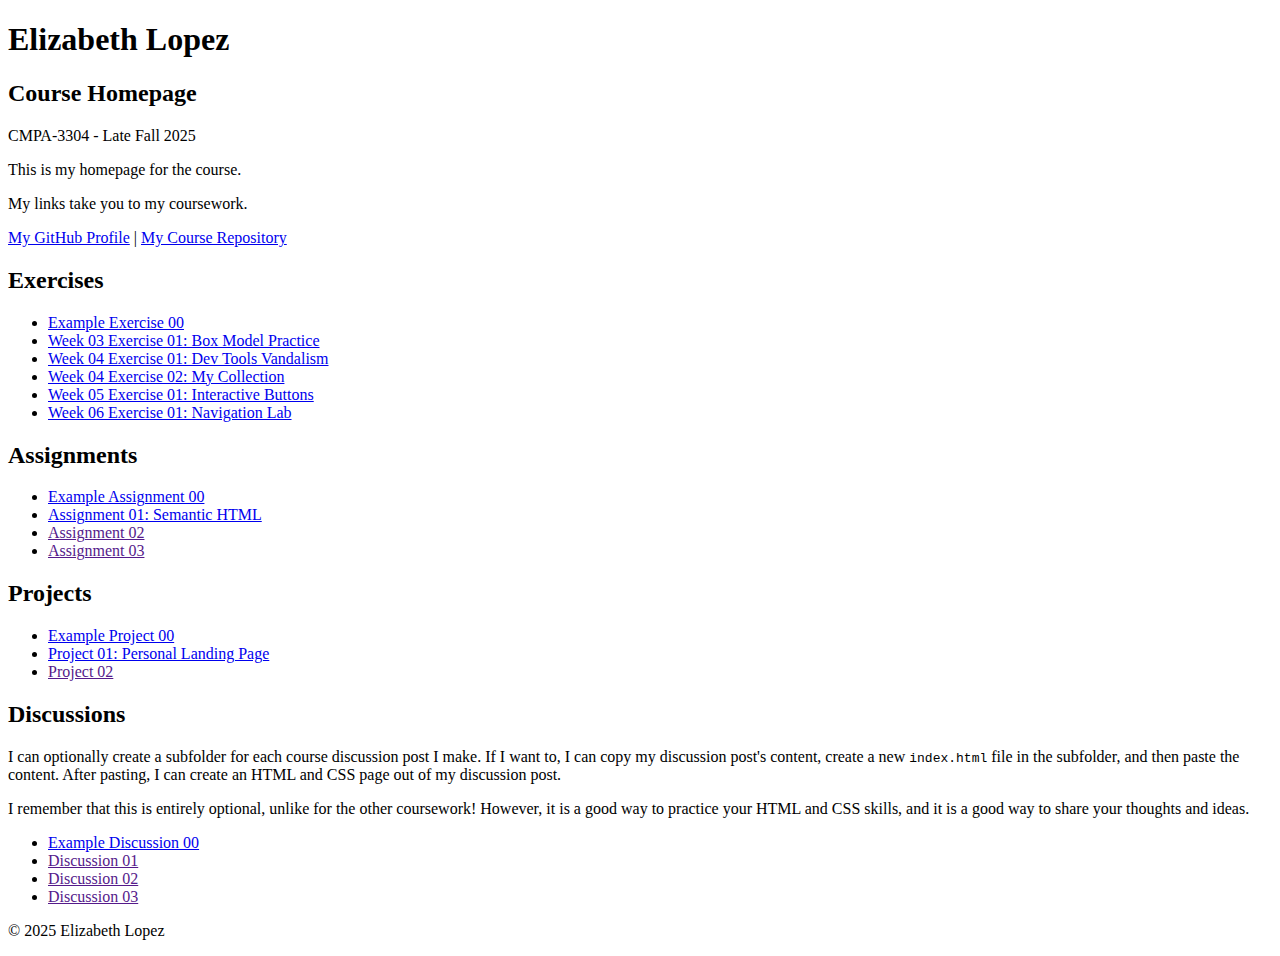
<file: index.html>
<!DOCTYPE html>

<!--

INSTRUCTIONS: HOW TO CHANGE THIS PAGE:

1. Change "Student Name" in the title above to your real name.

2. Change "Your Name" in the big heading below to your real name.

3. Change "your-username" to your real GitHub username in both links.

4. Change "your-repo-name" to the name of this repository.

5. Change "Course Name" to the name of your class.

6. Change "Semester Year" to match when you are taking this class.

7. Add links to your work:
    - Find the words that say "Exercise 01", "Assignment 01", etc.
    - Between the quote marks in href="", put the relative link to your work in the subfolder. You can simply link to the subfolder name. Take a look at the example folders and links to see how to do this.
    - For work not yet started/completed, you can leave the href="" blank until you are ready.
    - Change the words "Exercise 01" to match the name of the exercise. Do the same for assignments and projects. If you add your discussion posts, do the same for them.
    - Do this for each piece of work you finish.

8. You can add more links by copying a whole line like this:
    <li><a href="">New Work Name</a></li>
    Then paste it below the last one in that section.

9. Save your changes and push to GitHub when you are done. Remember you can use GitHub Desktop to help you with this.

Remember: During the course, if you want, you can style your homepage to introduce your own style and aesthetics. To start, keep this page simple and plain. This is just a template to get you started. Embrace the handcrafted approach to web design and development: change things to make them your own.

Remember: You must have a GitHub account, a new GitHub repository for this course, and this file (index.html) in that repository. 

Remember: You must create subfolders for each piece of coursework as the semester progresses.

-->

<html lang="en">
    <head>
        <meta charset="UTF-8" />
        <title>Course Homepage</title>
        <meta charset="UTF-8" />
        <meta name="viewport" content="width=device-width, initial-scale=1.0" />
        <title>Elizabeth Lopez - Course Homepage</title>
    </head>

    <body>
        <header>
            <h1>Elizabeth Lopez</h1>
            <h2>Course Homepage</h2>
            <p>CMPA-3304 - Late Fall 2025</p>
            <p>This is my homepage for the course.</p>
            <p>My links take you to my coursework.</p>
            <nav>
                <a href="https://github.com/Ellie-L25">My GitHub Profile</a>
                |
                <a href="https://github.com/Ellie-L25/course-portfolio-2025">
                    My Course Repository
                </a>
            </nav>
        </header>

        <main>
            <section>
                <h2>Exercises</h2>
                <ul>
                    <li>
                        <a href="example-exercise-00/">Example Exercise 00</a>
                    </li>
                    <li><a href="week-03-exercise-01/">Week 03 Exercise 01: Box Model Practice</a></li>
                    <li><a href="week-04-exercise-01/">Week 04 Exercise 01: Dev Tools Vandalism</a></li>
                    <li><a href="week-04-exercise-02/">Week 04 Exercise 02: My Collection</a></li>
                    <li><a href="week-05-exercise-01/">Week 05 Exercise 01: Interactive Buttons</a></li>
                    <li><a href="week-06-exercise-01/">Week 06 Exercise 01: Navigation Lab</a></li>
                </ul>
            </section>

            <section>
                <h2>Assignments</h2>
                <ul>
                    <li>
                        <a href="example-assignment-00/">
                            Example Assignment 00
                        </a>
                    </li>
                    <li><a href="assignment-01/index.html">Assignment 01: Semantic HTML</a></li>
                    <li><a href="">Assignment 02</a></li>
                    <li><a href="">Assignment 03</a></li>
                </ul>
            </section>

            <section>
                <h2>Projects</h2>
                <ul>
                    <li>
                        <a href="example-project-00/">Example Project 00</a>
                    </li>
                    <li><a href="project-01/">Project 01: Personal Landing Page</a></li>
                    <li><a href="">Project 02</a></li>
                </ul>
            </section>

            <section>
                <h2>Discussions</h2>
                <p>
                    I can optionally create a subfolder for each course
                    discussion post I make. If I want to, I can copy my
                    discussion post's content, create a new
                    <code>index.html</code>
                    file in the subfolder, and then paste the content. After
                    pasting, I can create an HTML and CSS page out of my
                    discussion post.
                </p>
                <p>
                    I remember that this is entirely optional, unlike for the
                    other coursework! However, it is a good way to practice your
                    HTML and CSS skills, and it is a good way to share your
                    thoughts and ideas.
                </p>
                <ul>
                    <li>
                        <a href="example-discussion-00/">
                            Example Discussion 00
                        </a>
                    </li>
                    <li><a href="">Discussion 01</a></li>
                    <li><a href="">Discussion 02</a></li>
                    <li><a href="">Discussion 03</a></li>
                </ul>
            </section>
        </main>

        <footer>
            <p>&copy; 2025 Elizabeth Lopez</p>
        </footer>
    </body>
</html>
</file>
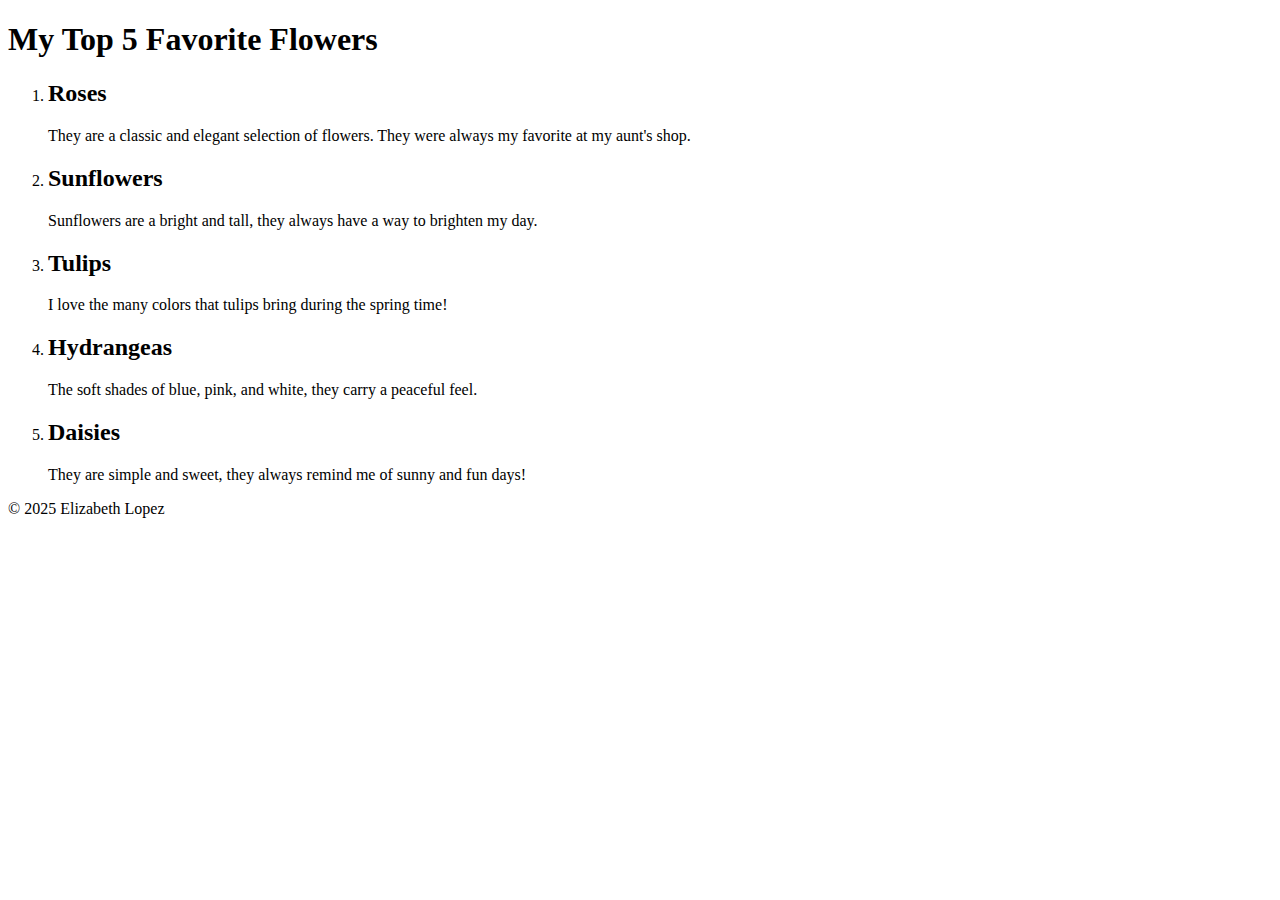
<file: assignment-01/index.html>
<!DOCTYPE html>
<html lang="en">
    <head>
        <meta charset="UTF-8" />
        <meta name="viewport" content="width=device-width, initial-scale=1.0" />
        <title>Assignment 01 - My Top 5 Favorite Flowers</title> 
    </head>
    <body>
        <Header>
            <h1>My Top 5 Favorite Flowers</h1>
        </Header>
        <main>
            <ol>
                <li>
                    <h2>Roses</h2>
                    <p>They are a classic and elegant selection of flowers. They were always my favorite at my aunt's shop.</p>
                </li>
                <li>
                    <h2>Sunflowers</h2>
                    <p>Sunflowers are a bright and tall, they always have a way to brighten my day.</p>
                </li>
                <li>
                    <h2>Tulips</h2>
                    <p>I love the many colors that tulips bring during the spring time!</p>
                </li>
                <li>
                    <h2>Hydrangeas</h2>
                    <p>The soft shades of blue, pink, and white, they carry a peaceful feel. </p>
                </li>
                <li>
                <h2>Daisies</h2>
                <p>They are simple and sweet, they always remind me of sunny and fun days!</p>
                </li>
            </ol>
        </main>
        <footer>
            <p>&copy; 2025 Elizabeth Lopez</p>
        </footer>
    </body>
</html>
</file>
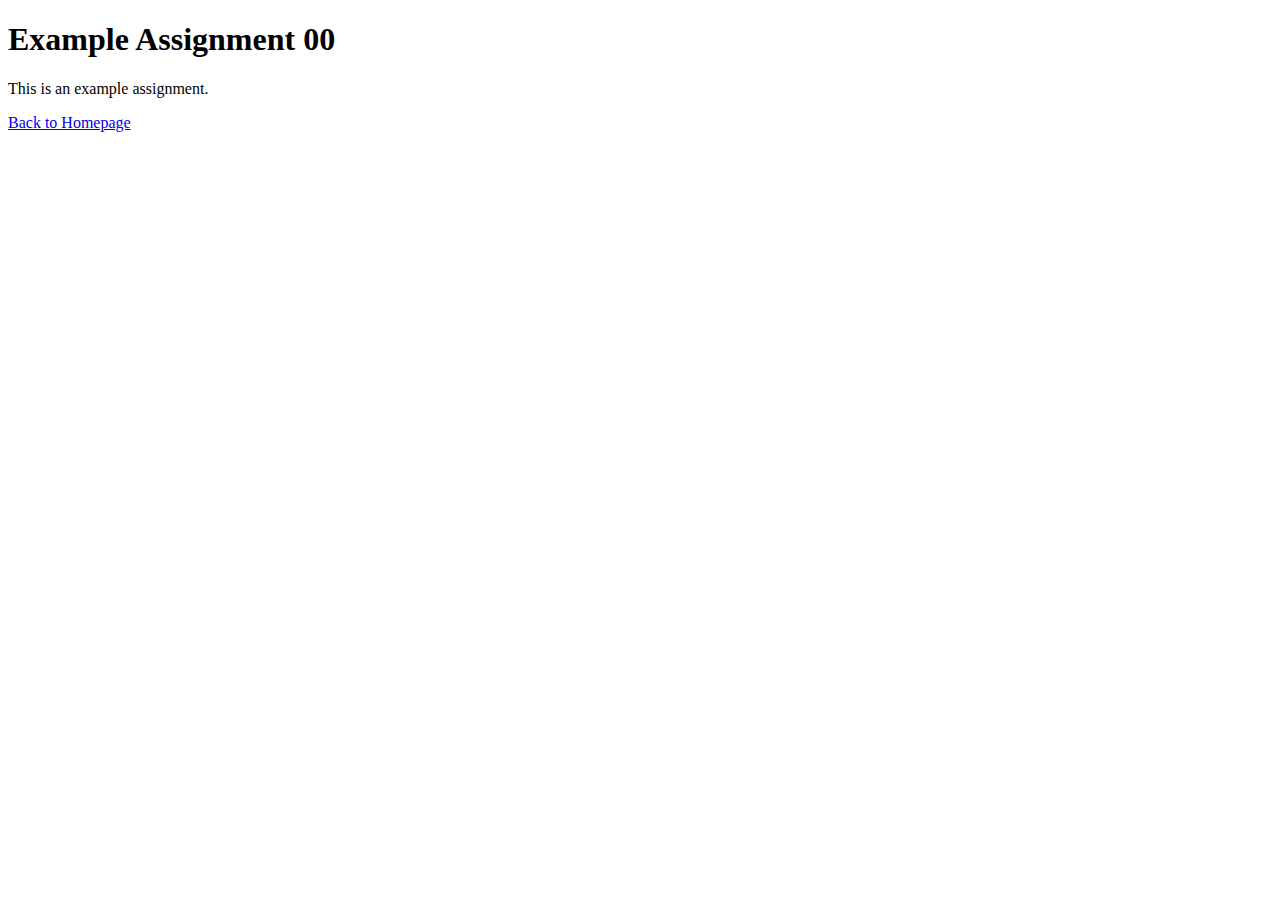
<file: example-assignment-00/index.html>
<!DOCTYPE html>
<html lang="en">
    <head>
        <meta charset="UTF-8" />
        <meta name="viewport" content="width=device-width, initial-scale=1.0" />
        <title>Example Assignment 00</title>
    </head>
    <body>
        <h1>Example Assignment 00</h1>
        <p>This is an example assignment.</p>
        <a href="../index.html">Back to Homepage</a>
    </body>
</html>
</file>
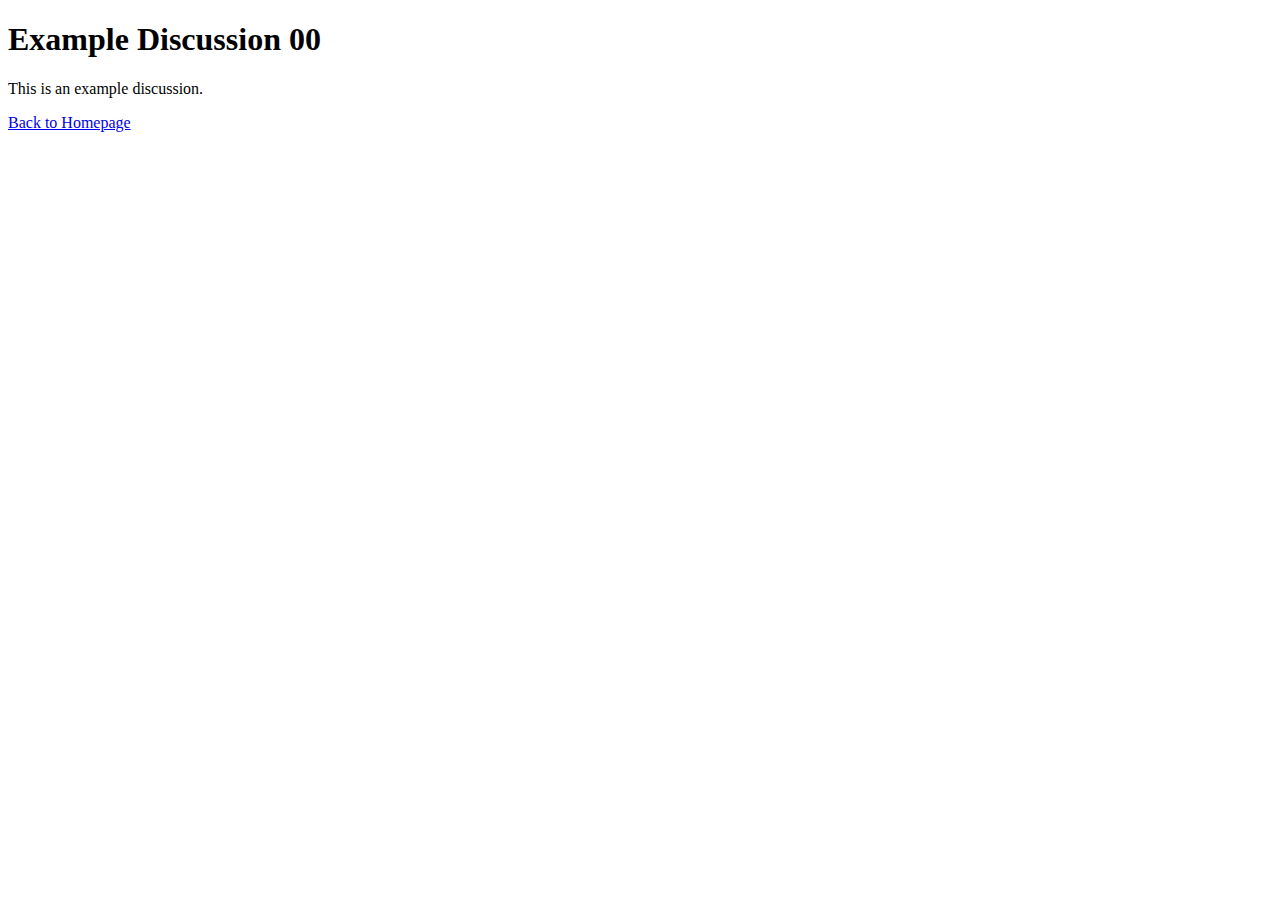
<file: example-discussion-00/index.html>
<!DOCTYPE html>
<html lang="en">
    <head>
        <meta charset="UTF-8" />
        <meta name="viewport" content="width=device-width, initial-scale=1.0" />
        <title>Example Discussion 00</title>
    </head>
    <body>
        <h1>Example Discussion 00</h1>
        <p>This is an example discussion.</p>
        <a href="../index.html">Back to Homepage</a>
    </body>
</html>
</file>
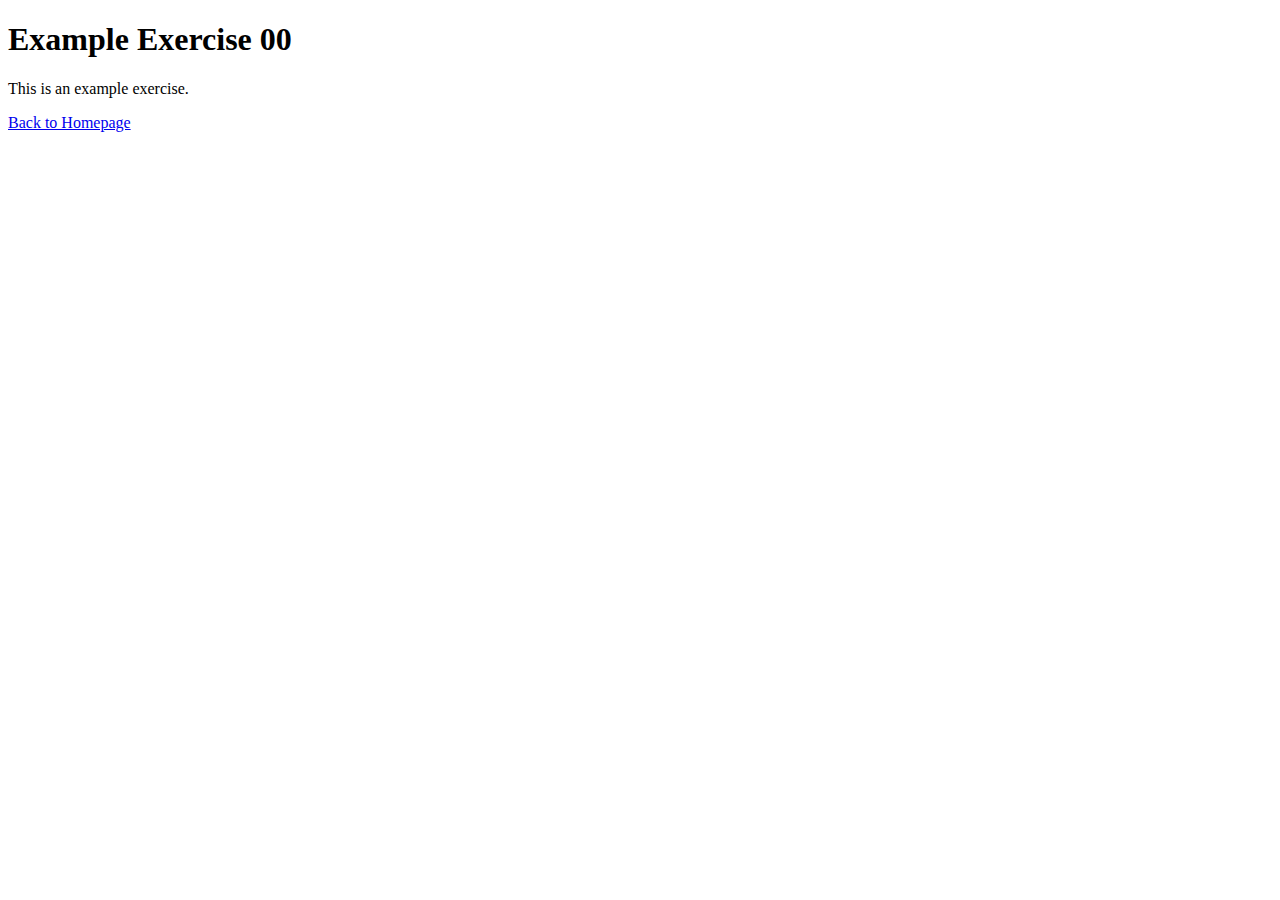
<file: example-exercise-00/index.html>
<!DOCTYPE html>
<html lang="en">
    <head>
        <meta charset="UTF-8" />
        <meta name="viewport" content="width=device-width, initial-scale=1.0" />
        <title>Example Exercise 00</title>
    </head>
    <body>
        <h1>Example Exercise 00</h1>
        <p>This is an example exercise.</p>
        <a href="../index.html">Back to Homepage</a>
    </body>
</html>
</file>
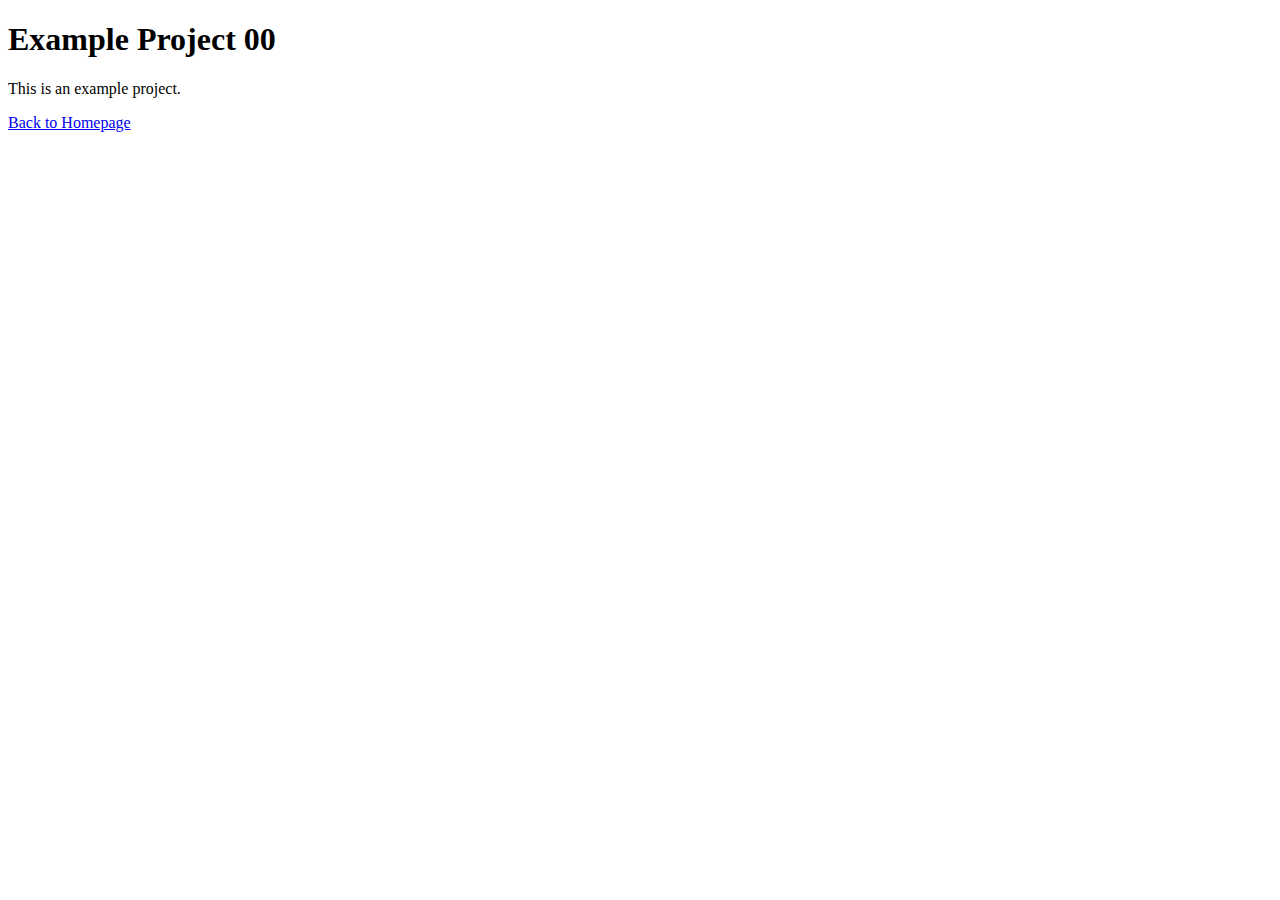
<file: example-project-00/index.html>
<!DOCTYPE html>
<html lang="en">
    <head>
        <meta charset="UTF-8" />
        <meta name="viewport" content="width=device-width, initial-scale=1.0" />
        <title>Example Project 00</title>
    </head>
    <body>
        <h1>Example Project 00</h1>
        <p>This is an example project.</p>
        <a href="../index.html">Back to Homepage</a>
    </body>
</html>
</file>
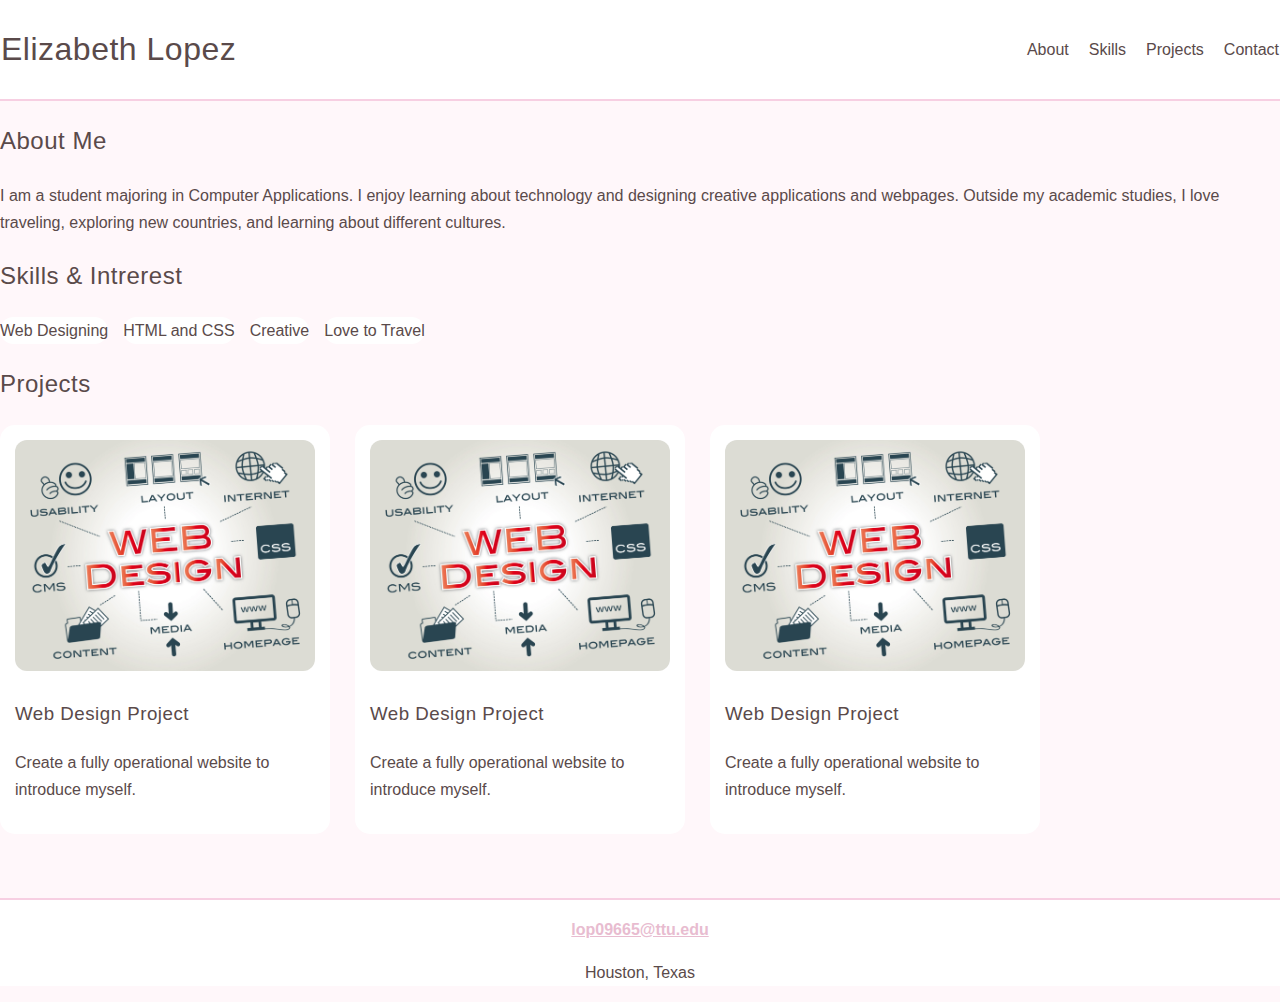
<file: project-01/index.html>
<!DOCTYPE html>
<html lang="en">

<head>
    <meta charset="UTF-8">
    <meta name="viewport" content="width=device-width, initial-scale=1.0">
    <title>Elizabeth Lopez</title>
    <link rel="stylesheet" href="./style.css">
</head>

<body>

    <header>
        <h1>Elizabeth Lopez</h1>
        <nav>
            <ul class="nav-links">
                <li><a href="#about"></a>About</a></li>
                <li><a href="#skills"></a>Skills</a></li>
                <li><a href="#projects"></a>Projects</a></li>
                <li><a href="#contact"></a>Contact</a></li>
            </ul>
        </nav>
    </header>

    <main>

        <section id="about" class="section">
            <h2>About Me</h2>
            <p>
                I am a student majoring in Computer Applications. I enjoy learning about technology 
                and designing creative applications and webpages. Outside my academic studies, I love traveling, 
                exploring new countries, and learning about different cultures.
            </p>
        </section>

        <section id="skills" class="section">
            <h2>Skills & Intrerest</h2>
            <div class="skills-container">
                <div class="skill-card">Web Designing</div>
                <div class="skill-card">HTML and CSS</div>
                <div class="skill-card">Creative</div>
                <div class="skill-card">Love to Travel</div>
            </div>
        </section>

        <section id="projects" class="section">
            <h2>Projects</h2>
            <div class="projects-container">

            <div class="project-card">
                <img src="web-design.jpg" alt="Project" />
                <h3>Web Design Project</h3>
                <p>Create a fully operational website to introduce myself.</p>
            </div>

             <div class="project-card">
                <img src="web-design.jpg" alt="Project" />
                <h3>Web Design Project</h3>
                <p>Create a fully operational website to introduce myself.</p>
            </div>

             <div class="project-card">
                <img src="web-design.jpg" alt="Project" />
                <h3>Web Design Project</h3>
                <p>Create a fully operational website to introduce myself.</p>
            </div>

            </div>
        </section>

    </main>

    <footer id="contact">
        <p><a href="mailto:lop09665@ttu.edu">lop09665@ttu.edu</a> </p>
        <p>Houston, Texas</p>
    </footer>

</body>
</html>
</file>
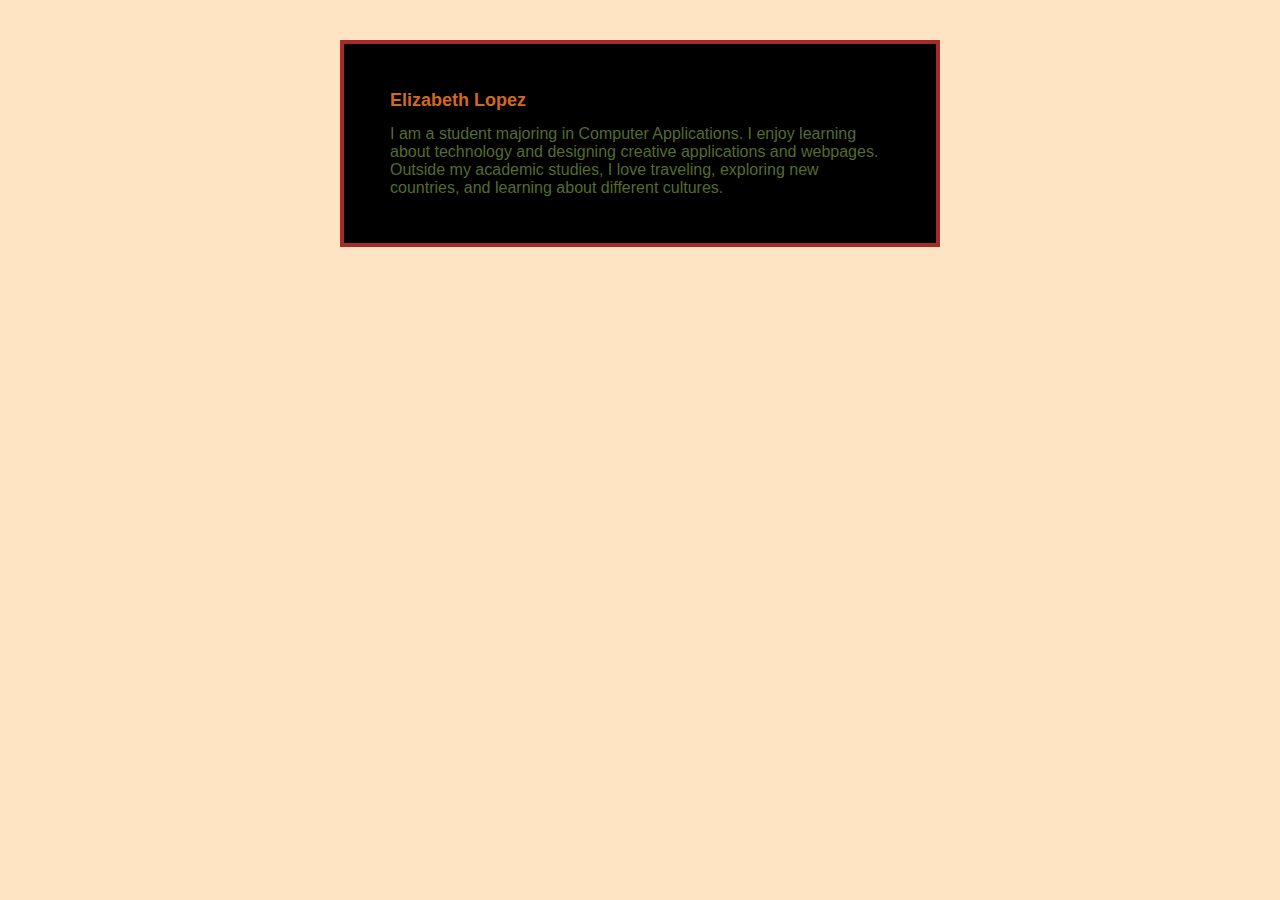
<file: week-03-exercise-01/index.html>
<!DOCTYPE html>
<html lang="en">
    <head>
        <meta charset="UTF-8" />
        <meta name="viewport" content="width=device-width, initial-scale=1.0" />
        <title>Elizabeth Lopez</title> 
        <link rel="stylesheet" href="style.css">
    </head>
    <body>
        <div class="card">
            <h1>Elizabeth Lopez</h1>
            <p>
                I am a student majoring in Computer Applications. I enjoy learning about technology and designing creative applications and webpages.
                Outside my academic studies, I love traveling, exploring new countries, and learning about different cultures. 
            </p>
        </div>
    </body>
</html>
</file>
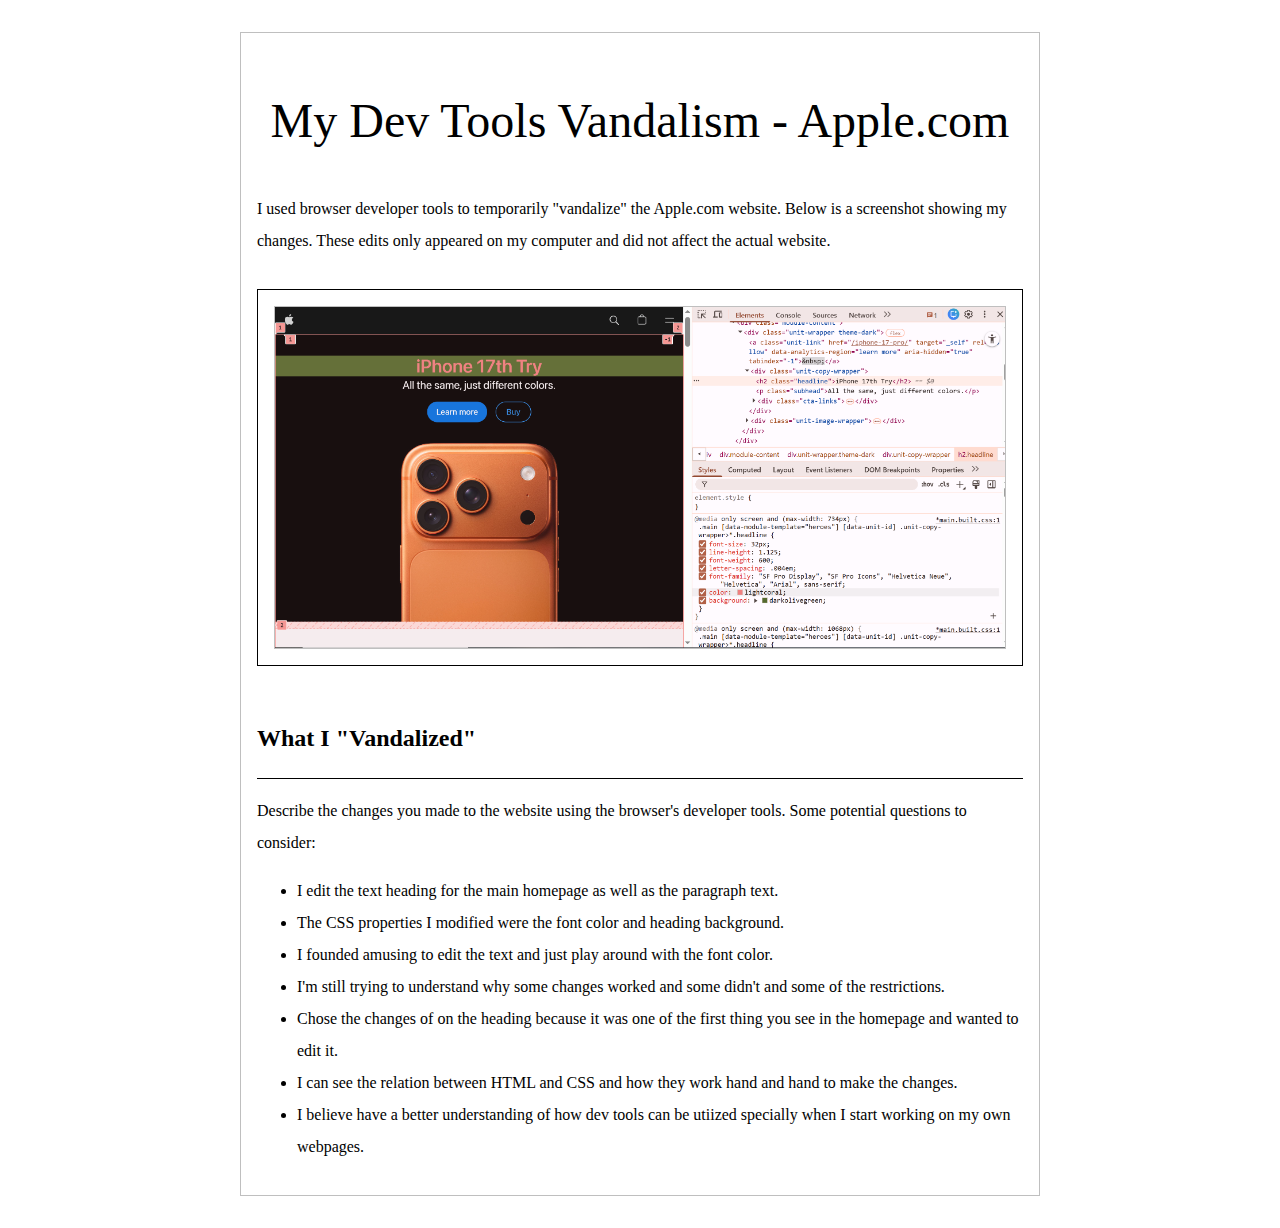
<file: week-04-exercise-01/index.html>
<!DOCTYPE html>
<html lang="en">

<head>
    <meta charset="UTF-8" />
    <meta name="viewport" content="width=device-width, initial-scale=1.0" />
    <title>Week 04 Exercise 01 - My Dev Tools Vandalism</title>
    <link rel="stylesheet" href="./style.css" />
</head>

<body>
    <main>
        <h1>My Dev Tools Vandalism - Apple.com</h1>
        <p>
            I used browser developer tools to temporarily "vandalize" the Apple.com
            website. Below is a screenshot showing my changes. These edits
            only appeared on my computer and did not affect the actual
            website.
        </p>
        <div class="screenshot-container">
            <!-- 
                IMPORTANT: Update the src attribute below to match your screenshot filename.
                Example: If your screenshot is named "apple-dot-com-but-with-papyrus-font.png", change the line to:
                src="./apple-dot-com-but-with-papyrus-font.png"
            -->
            <img src="./devtools-vandalism-screenshot.PNG" alt="Screenshot of the Apple webpage I vandalized" />
        </div>
        <h2>What I "Vandalized"</h2>
        <p>
            Describe the changes you made to the website using the browser's developer tools. Some potential questions
            to consider:
        <ul>
            <li>I edit the  text heading for the main homepage as well as the paragraph text.</li>
            <li>The CSS properties I modified were the font color and heading background.</li>
            <li>I founded amusing to edit the text and just play around with the font color.</li>
            <li>I'm still trying to understand why some changes worked and some didn't and some of the restrictions.</li>
            <li>Chose the changes of on the heading because it was one of the first thing you see in the homepage and wanted to edit it.</li>
            <li>I can see the relation between HTML and CSS and how they work hand and hand to make the changes.</li>
            <li>I believe have a better understanding of how dev tools can be utiized specially when I start working on my own webpages.</li>
        </ul>
        </p>
    </main>
</body>

</html>
</file>
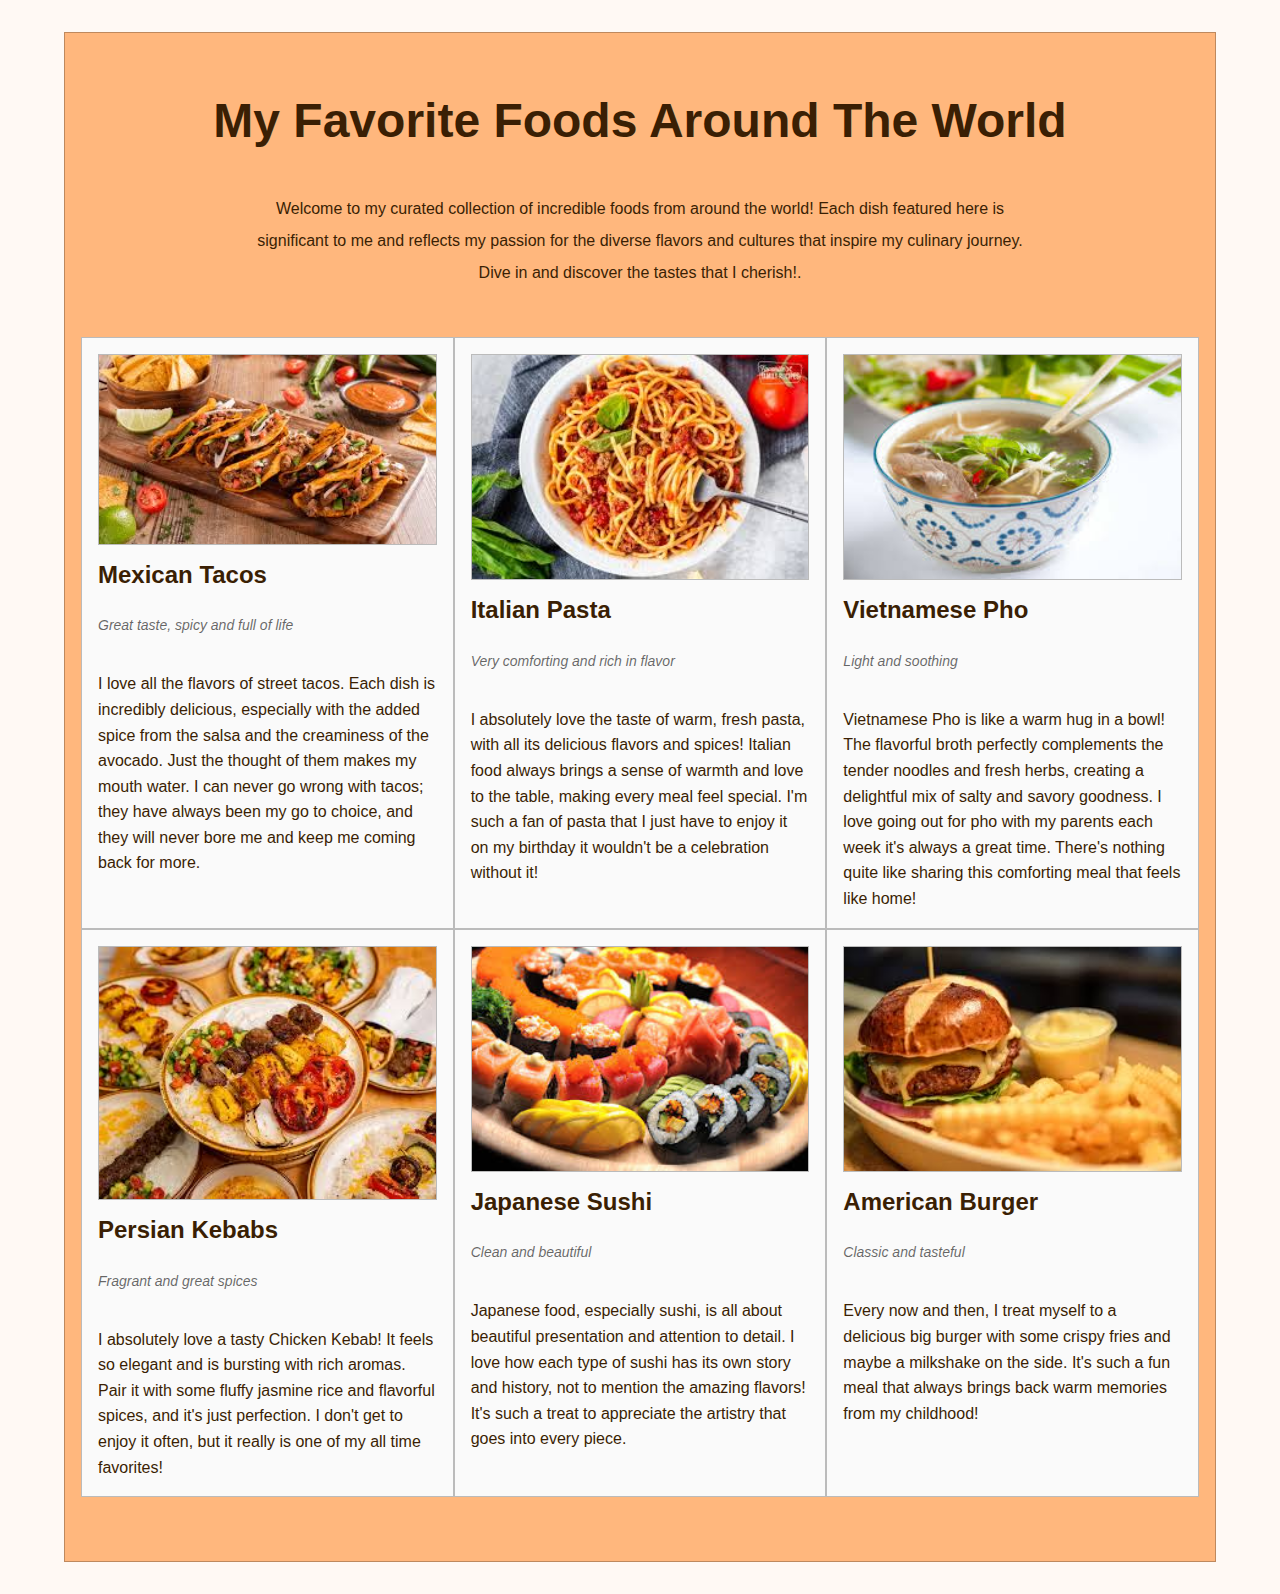
<file: week-04-exercise-02/index.html>
<!DOCTYPE html>
<html lang="en">

<head>
    <meta charset="UTF-8" />
    <meta name="viewport" content="width=device-width, initial-scale=1.0" />
    <title>Week 04 Exercise 02 - My Collection</title>
    <link rel="stylesheet" href="./style.css" />
</head>

<body>
    <main>
        <h1>My Favorite Foods Around The World</h1>
        <!-- 
            SAMPLE OVERVIEW TEXT
            Replace this entire paragraph with your own description.
            How do you think about your collection? Write that out here.
            P.S. Please use your own words. Be yourself.
        -->
        <p>
            Welcome to my curated collection of incredible foods from around the world! 
            Each dish featured here is significant to me and reflects my passion for the diverse flavors and cultures that inspire my culinary journey. 
            Dive in and discover the tastes that I cherish!.
        </p>

        <div class="collection-grid">

            <!-- 
                SAMPLE CARD 1
                Replace this entire card with your own item.
                Keep the same structure: image, title, details, description.
            -->
            <div class="collection-card">
                <img src="./mexican.jpg" alt="Mexican Tacos" />
                <h2>Mexican Tacos</h2>
                <p class="details">Great taste, spicy and full of life</p>
                <p class="description">
                    I love all the flavors of street tacos. Each dish is incredibly delicious, especially with the added spice from the salsa and the creaminess of the avocado. 
                    Just the thought of them makes my mouth water. I can never go wrong with tacos; they have always been my go to choice, and they will never bore me and keep me coming back for more. 
                </p>
            </div>

            <!-- 
                SAMPLE CARD 2
                Replace this entire card with your own item.
                Notice the structure is identical to Sample Card 1.
            -->
            <div class="collection-card">
                <img src="./italian.jpg" alt="Italian Pasta" />
                <h2>Italian Pasta</h2>
                <p class="details">Very comforting and rich in flavor</p>
                <p class="description">
                    I absolutely love the taste of warm, fresh pasta, with all its delicious flavors and spices! 
                    Italian food always brings a sense of warmth and love to the table, making every meal feel special. 
                    I'm such a fan of pasta that I just have to enjoy it on my birthday it wouldn't be a celebration without it!
                </p>
            </div>

            <!-- 
                PLACEHOLDER CARD 3
                Complete this card by adding your image, title, details, and description.
            -->
            <div class="collection-card">
                <img src="vietnamese.jpg" alt="Vietnamese Pho" />
                <h2>Vietnamese Pho</h2>
                <p class="details">Light and soothing</p>
                <p class="description">
                    Vietnamese Pho is like a warm hug in a bowl! The flavorful broth perfectly complements the tender noodles and fresh herbs, 
                    creating a delightful mix of salty and savory goodness. I love going out for pho with my parents each week it's always a great time. 
                    There's nothing quite like sharing this comforting meal that feels like home!
                </p>
            </div>

            <!-- 
                PLACEHOLDER CARD 4
                Complete this card by adding your image, title, details, and description.
            -->
            <div class="collection-card">
                <img src="persian.jpg" alt="Persian Kebabs" />
                <h2>Persian Kebabs</h2>
                <p class="details">Fragrant and great spices</p>
                <p class="description">
                    I absolutely love a tasty Chicken Kebab! It feels so elegant and is bursting with rich aromas. Pair it with some fluffy jasmine rice 
                    and flavorful spices, and it's just perfection. I don't get to enjoy it often, but it really is one of my all time favorites!
                </p>
            </div>

            <!-- 
                PLACEHOLDER CARD 5
                Complete this card by adding your image, title, details, and description.
            -->
            <div class="collection-card">
                <img src="japanese.jpg" alt="Japanese Sushi" />
                <h2>Japanese Sushi</h2>
                <p class="details">Clean and beautiful</p>
                <p class="description">
                    Japanese food, especially sushi, is all about beautiful presentation and attention to detail. I love how each type of sushi has its own story and history, 
                    not to mention the amazing flavors! It's such a treat to appreciate the artistry that goes into every piece.                
                </p>
            </div>

            <!-- 
                PLACEHOLDER CARD 6
                Complete this card by adding your image, title, details, and description.
            -->
            <div class="collection-card">
                <img src="american.jpg" alt="American Burger" />
                <h2>American Burger</h2>
                <p class="details">Classic and tasteful</p>
                <p class="description">
                    Every now and then, I treat myself to a delicious big burger with some crispy fries and maybe a milkshake on the side. 
                    It's such a fun meal that always brings back warm memories from my childhood!
                </p>
            </div>
        </div>
    </main>
</body>

</html>
</file>
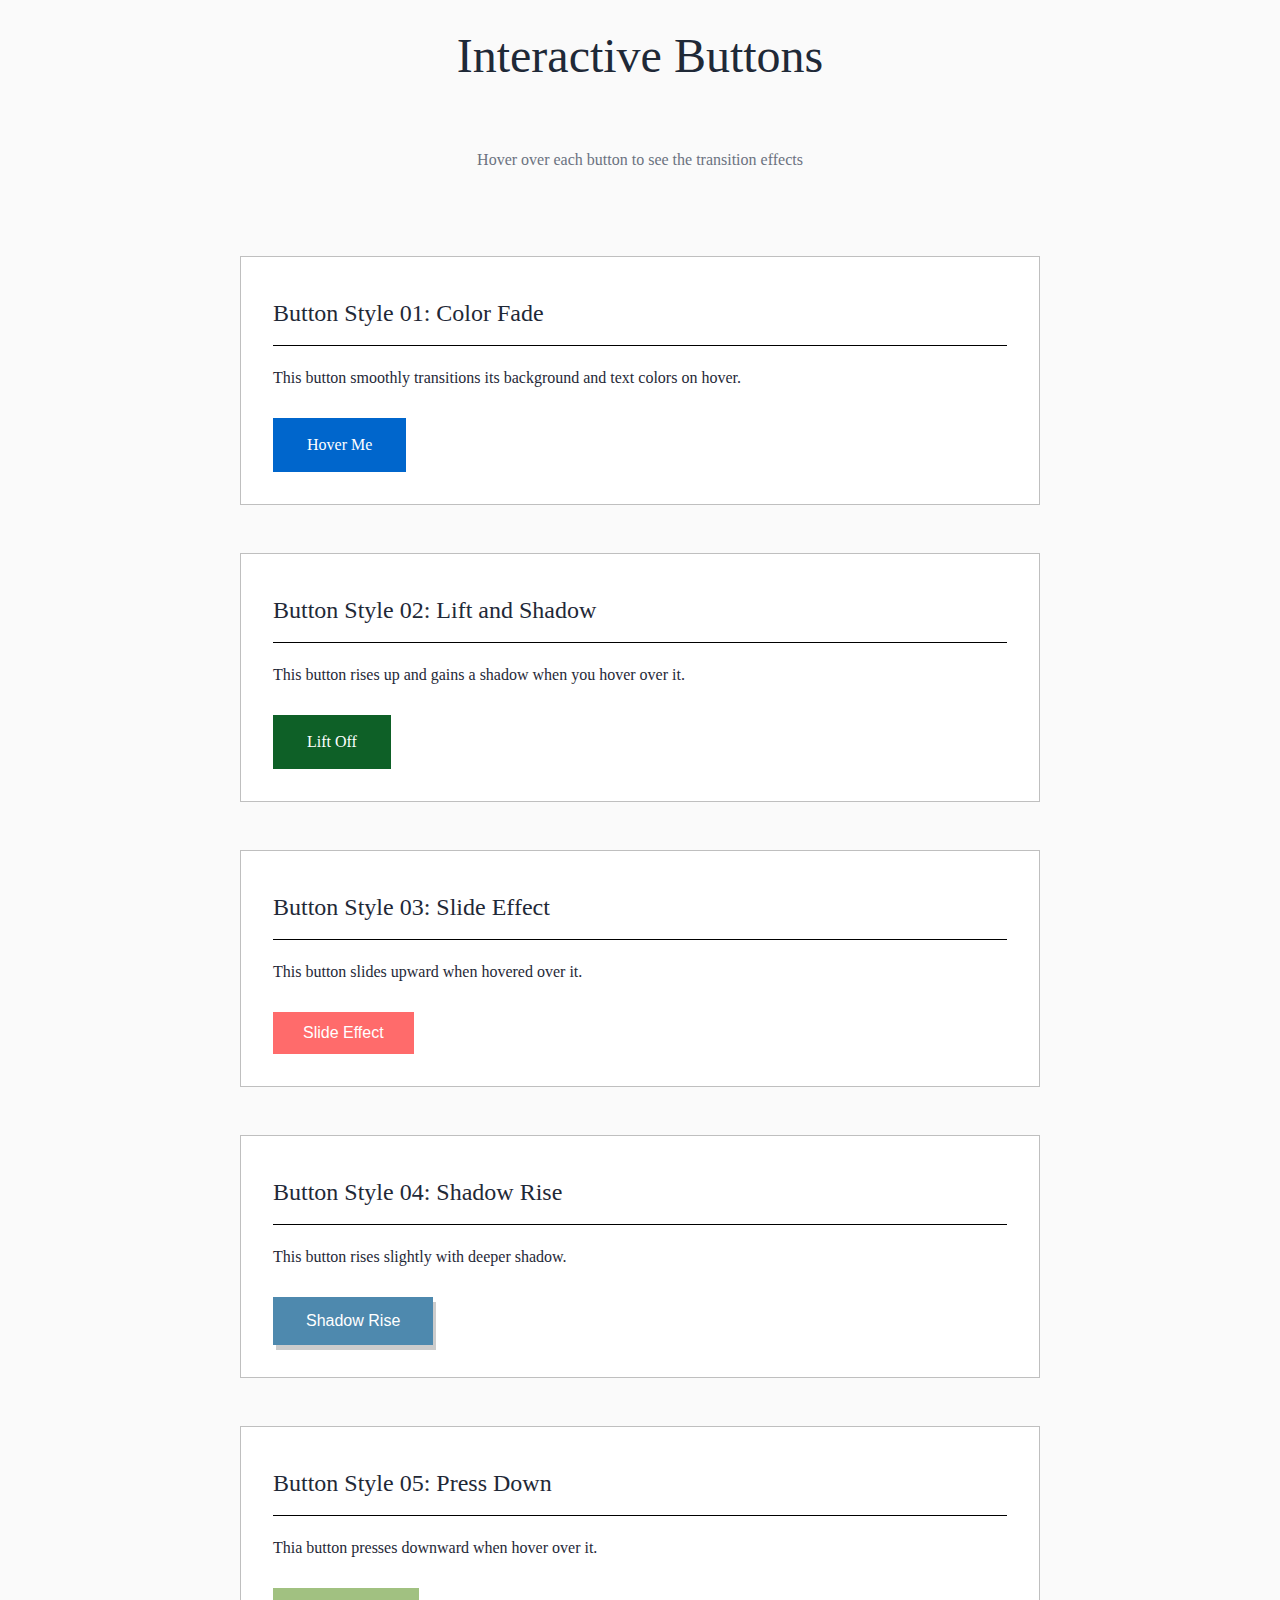
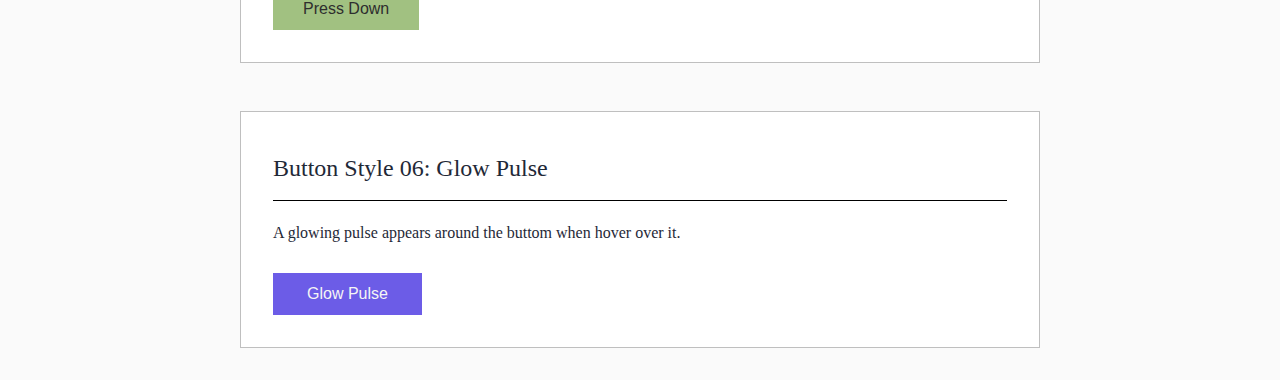
<file: week-05-exercise-01/index.html>
<!DOCTYPE html>
<html lang="en">

<head>
    <meta charset="UTF-8">
    <meta name="viewport" content="width=device-width, initial-scale=1.0">
    <title>Exercises Week 05 Exercise 01: Interactive Buttons</title>
    <link rel="stylesheet" href="./style.css">
</head>

<body>
    <div class="container">
        <h1>Interactive Buttons</h1>
        <p class="subtitle">Hover over each button to see the transition effects</p>

        <section class="button-section">
            <h2>Button Style 01: Color Fade</h2>
            <p>This button smoothly transitions its background and text colors on hover.</p>
            <button class="button-01">Hover Me</button>
        </section>


        <section class="button-section">
            <h2>Button Style 02: Lift and Shadow</h2>
            <p>This button rises up and gains a shadow when you hover over it.</p>
            <button class="button-02">Lift Off</button>
        </section>

        <section class="button-section">
            <h2>Button Style 03: Slide Effect</h2>
            <p>This button slides upward when hovered over it.</p>
            <button class="button-03">Slide Effect</button>
        </section>

        <section class="button-section">
            <h2>Button Style 04: Shadow Rise</h2>
            <p>This button rises slightly with deeper shadow.</p>
            <button class="button-04"> Shadow Rise</button>
        </section>

        <section class="button-section">
            <h2>Button Style 05: Press Down</h2>
            <p>Thia button presses downward when hover over it.</p>
            <button class="button-05"> Press Down</button>
        </section>

        <section class="button-section">
            <h2>Button Style 06: Glow Pulse</h2>
            <p>A glowing pulse appears around the buttom when hover over it.</p>
            <button class="button-06"> Glow Pulse</button>
        </section>
    </div>
</body>

</html>
</file>
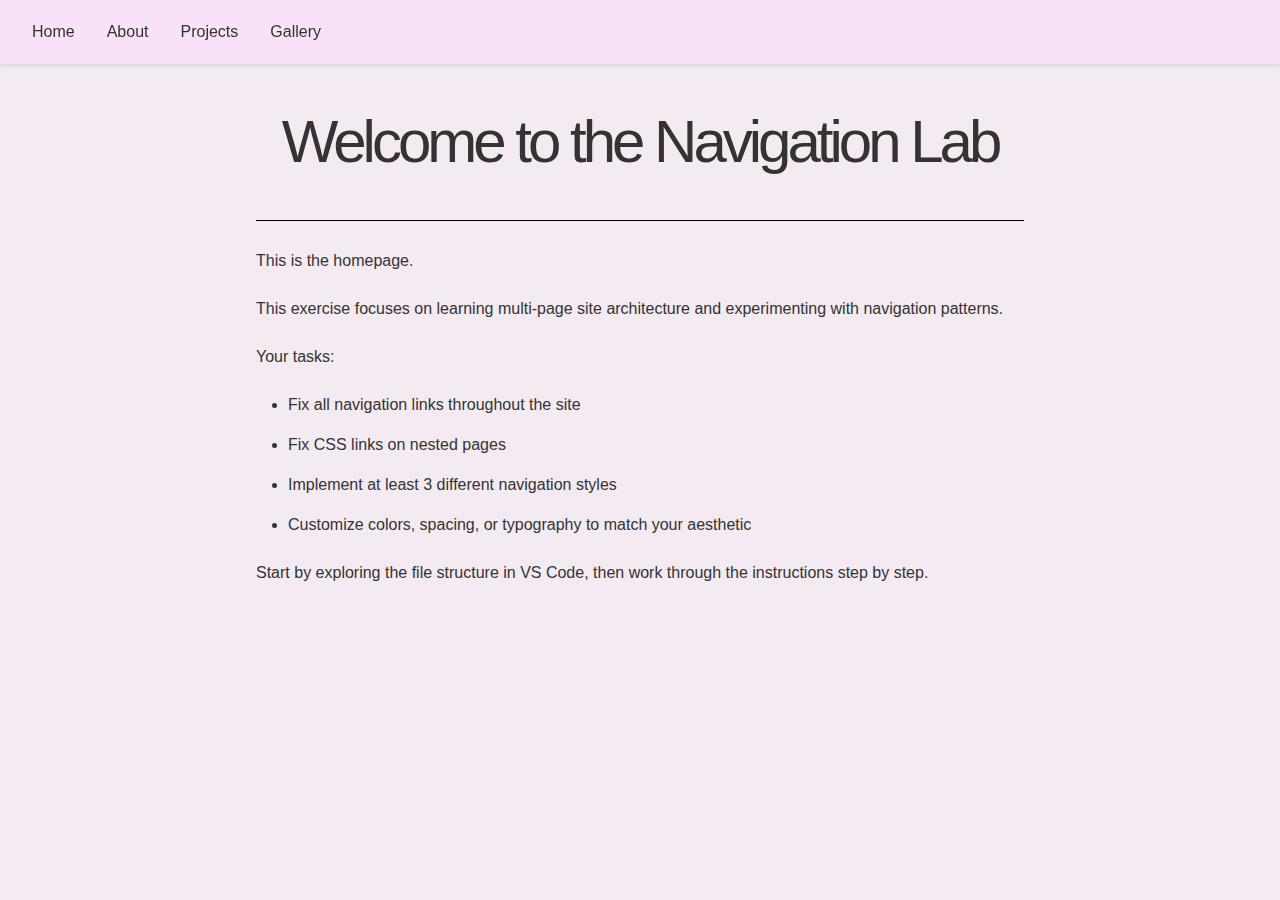
<file: week-06-exercise-01/index.html>
<!DOCTYPE html>
<html lang="en">

<head>
  <meta charset="UTF-8">
  <meta name="viewport" content="width=device-width, initial-scale=1.0">
  <title>Navigation Lab - Home</title>
  <link rel="stylesheet" href="css/style.css">
</head>

<body>

  <nav class="nav-horizontal">
    <ul>
      <li><a href="index.html">Home</a></li>
      <li><a href="about.html">About</a></li>
      <li><a href="projects/index.html">Projects</a></li>
      <li><a href="gallery/index.html">Gallery</a></li>
    </ul>
  </nav>

  <main>
    <h1>Welcome to the Navigation Lab</h1>

    <p>This is the homepage.</p>
    <p>This exercise focuses on learning multi-page site architecture and experimenting with navigation patterns.</p>

    <p>Your tasks:</p>
    <ul>
      <li>Fix all navigation links throughout the site</li>
      <li>Fix CSS links on nested pages</li>
      <li>Implement at least 3 different navigation styles</li>
      <li>Customize colors, spacing, or typography to match your aesthetic</li>
    </ul>

    <p>Start by exploring the file structure in VS Code, then work through the instructions step by step.</p>
  </main>

</body>

</html>
</file>
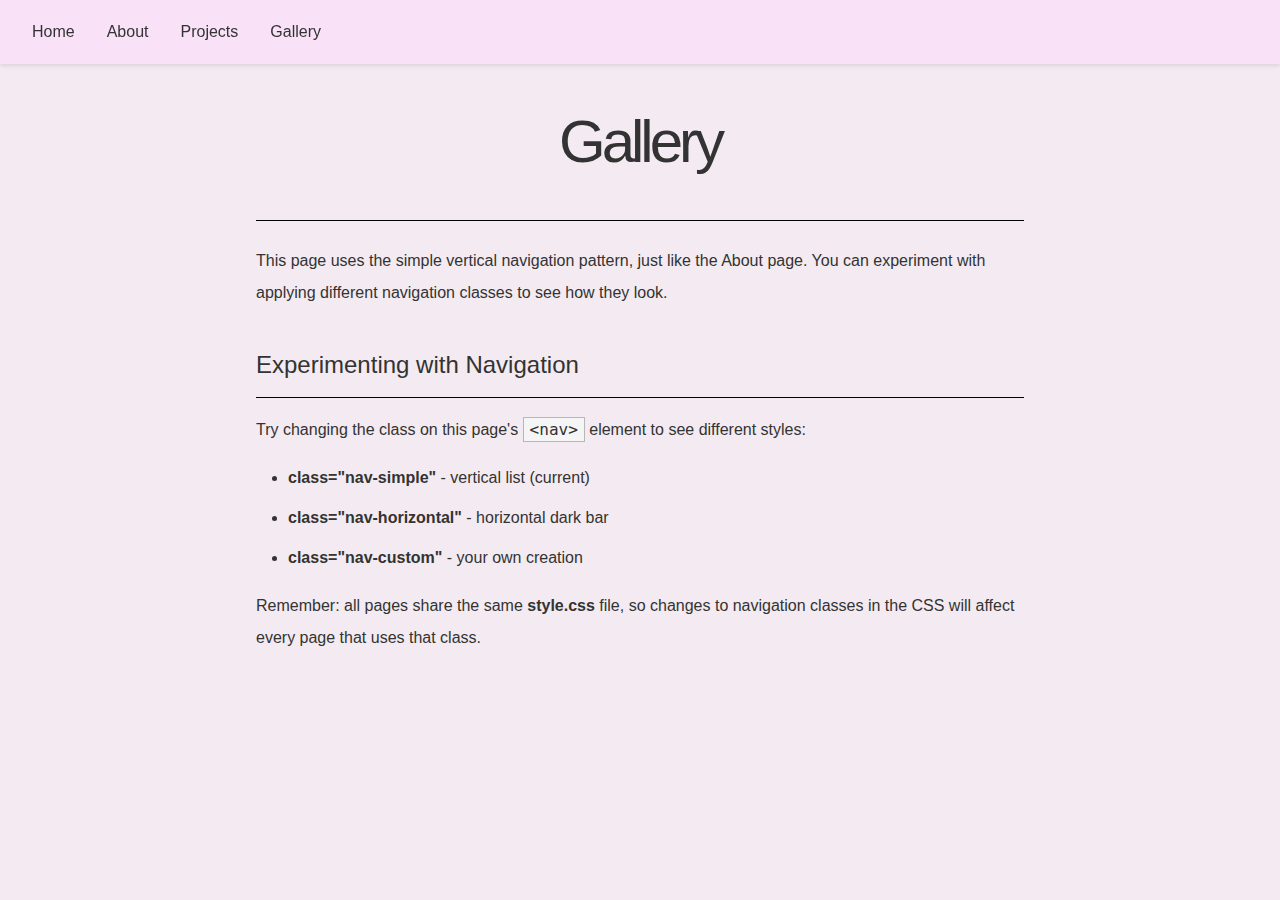
<file: week-06-exercise-01/gallery/index.html>
<!DOCTYPE html>
<html lang="en">

<head>
  <meta charset="UTF-8">
  <meta name="viewport" content="width=device-width, initial-scale=1.0">
  <title>Navigation Lab - Gallery</title>
  <link rel="stylesheet" href="../css/style.css">
</head>

<body>

  <nav class="nav-horizontal">
    <ul>
      <li><a href="../index.html">Home</a></li>
      <li><a href="../about.html">About</a></li>
      <li><a href="../projects/index.html">Projects</a></li>
      <li><a href="index.html">Gallery</a></li>
    </ul>
  </nav>

  <main>
    <h1>Gallery</h1>

    <p>This page uses the simple vertical navigation pattern, just like the About page. You can experiment with applying
      different navigation classes to see how they look.</p>

    <h2>Experimenting with Navigation</h2>

    <p>Try changing the class on this page's <code>&lt;nav&gt;</code> element to see different styles:</p>

    <ul>
      <li><strong>class="nav-simple"</strong> - vertical list (current)</li>
      <li><strong>class="nav-horizontal"</strong> - horizontal dark bar</li>
      <li><strong>class="nav-custom"</strong> - your own creation</li>
    </ul>

    <p>Remember: all pages share the same <strong>style.css</strong> file, so changes to navigation classes in the CSS
      will affect every page that uses that class.</p>
  </main>

</body>

</html>
</file>
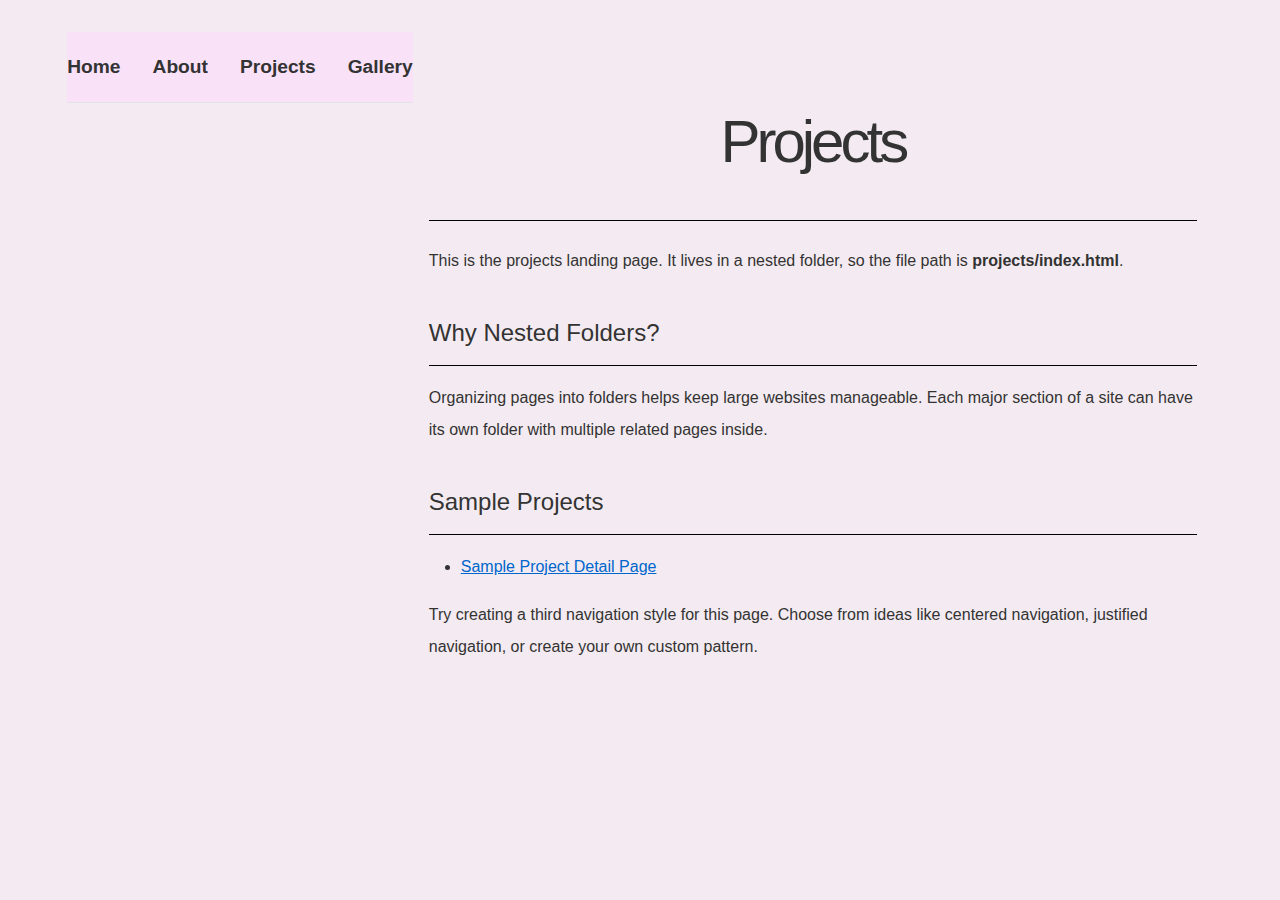
<file: week-06-exercise-01/projects/index.html>
<!DOCTYPE html>
<html lang="en">

<head>
  <meta charset="UTF-8">
  <meta name="viewport" content="width=device-width, initial-scale=1.0">
  <title>Navigation Lab - Projects</title>
  <link rel="stylesheet" href="../css/style.css">
</head>

<body>

  <nav class="nav-custom">
    <ul>
      <li><a href="../index.html">Home</a></li>
      <li><a href="../about.html">About</a></li>
      <li><a href="index.html">Projects</a></li>
      <li><a href="../gallery/index.html">Gallery</a></li>
    </ul>
  </nav>

  <main>
    <h1>Projects</h1>

    <p>This is the projects landing page. It lives in a nested folder, so the file path is
      <strong>projects/index.html</strong>.
    </p>

    <h2>Why Nested Folders?</h2>

    <p>Organizing pages into folders helps keep large websites manageable. Each major section of a site can have its own
      folder with multiple related pages inside.</p>

    <h2>Sample Projects</h2>

    <ul>
      <li><a href="project-detail.html">Sample Project Detail Page</a></li>
    </ul>

    <p>Try creating a third navigation style for this page. Choose from ideas like centered navigation, justified
      navigation, or create your own custom pattern.</p>
  </main>

</body>

</html>
</file>
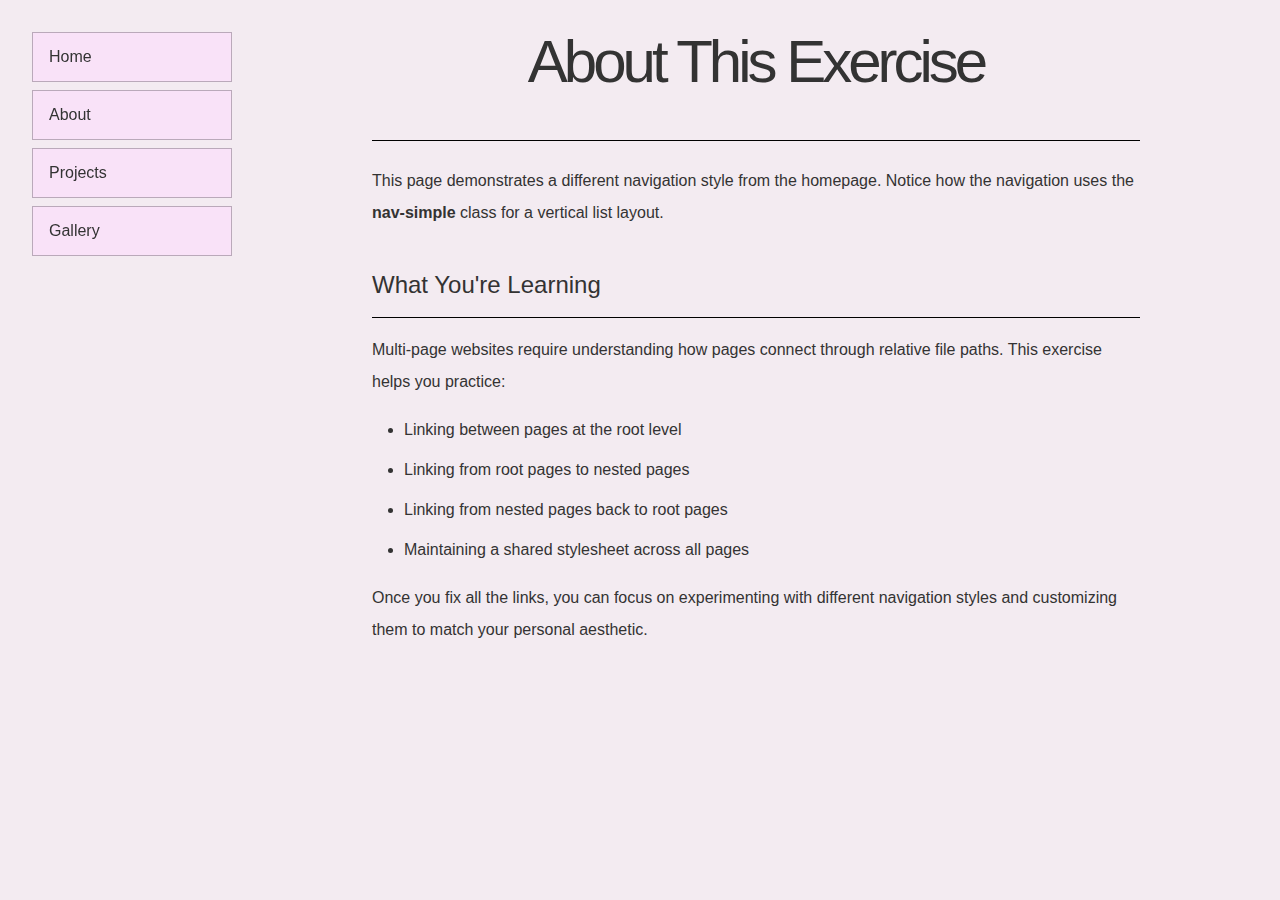
<file: week-06-exercise-01/about.html>
<!DOCTYPE html>
<html lang="en">

<head>
  <meta charset="UTF-8">
  <meta name="viewport" content="width=device-width, initial-scale=1.0">
  <title>Navigation Lab - About</title>
  <link rel="stylesheet" href="css/style.css">
</head>

<body>

  <nav class="nav-simple">
    <ul>
      <li><a href="index.html">Home</a></li>
      <li><a href="about.html">About</a></li>
      <li><a href="projects/index.html">Projects</a></li>
      <li><a href="gallery/index.html">Gallery</a></li>
    </ul>
  </nav>

  <main>
    <h1>About This Exercise</h1>

    <p>This page demonstrates a different navigation style from the homepage. Notice how the navigation uses the
      <strong>nav-simple</strong> class for a vertical list layout.
    </p>

    <h2>What You're Learning</h2>

    <p>Multi-page websites require understanding how pages connect through relative file paths. This exercise helps you
      practice:</p>

    <ul>
      <li>Linking between pages at the root level</li>
      <li>Linking from root pages to nested pages</li>
      <li>Linking from nested pages back to root pages</li>
      <li>Maintaining a shared stylesheet across all pages</li>
    </ul>

    <p>Once you fix all the links, you can focus on experimenting with different navigation styles and customizing them
      to match your personal aesthetic.</p>
  </main>

</body>

</html>
</file>
<file: project-01/style.css>
body {
    margin: 0;
    font-family: 'Segoe UI', Tahoma, Geneva, Verdana, sans-serif;
    background: #fff7fa;
    color: #5a4a4a;
    line-height: 1.7;
}

h1, h2, h3{
    font-weight: 500;
    letter-spacing: 0.5px;
}

header {
padding: 1px;    
background: #ffffff;
border-bottom: 2px solid #f7cfe2;
display: flex;
justify-content: space-between;
align-items: center;
}

.nav-links {
    list-style:none;
    display: flex;
    gap: 20px;
}

.nav-links a {
    text-decoration: none;
    color: #5a4a4a;
    font-size: 1rem;
    transition: 0.3s ease-in;
    padding-bottom: 3px;
}

.nav-links a:hover {
    color: #e8bcd0;
    border-bottom: 2px #e8bcd0;
}

.section {
    padding: 0;
}

.skills-container {
    display: flex;
    flex-wrap: wrap;
    gap: 15px;
}

.skill-card {
    background: #ffffff;
    padding: 1;
    border-radius: 15px;
    box-shadow: 12px rgba(0, 0, 0, .08);
    transition: 0.3s ease;
}

.skill-card:hover {
    transform: translateY(-5px);
    background: #f7cfe2;
}

.projects-container {
    display: flex;
    flex-wrap: wrap;
    gap: 25px;
}

.project-card {
    background: #ffffff;
    width: 300px;
    border-radius: 15px;
    box-shadow: 12px rgba(0, 0, 0, .08);
    transition: .5 ease;
    padding: 15px;
}

.project-card:hover {
    transform: translateY(-8px);
    box-shadow: 12px rgba(0, 0, 0, .08);
}

.project-card img {
    width: 100%;
    border-radius: 12px;
}

footer {
    background:#ffffff;
    text-align: center;
    border-top: 2px solid #f7cfe2;
    padding: auto;
    margin-top: 4rem;
}

footer a {
    color: #e8bcd0;
    font-weight: bold;
    transition: opacity 0.3 ease-in-out;
}

footer a:hover {
    opacity: 0.7;
}

@media (max-width:700px) {
    header {
        flex-direction: column;
    }
    .projects-container {
        flex-direction: column;
        align-items: center;
        justify-content: space-evenly;
    }
}
</file>
<file: week-03-exercise-01/style.css>
* {box-sizing: border-box;}
body {
    font-family: Arial, Helvetica, sans-serif;
    background-color: bisque;
    margin: 40px;
    padding: auto;
}

.card {
    max-width: 600px;
    margin: 0 auto;
    padding: 32px;
    background-color: black;
    border: 4px solid brown;
}
.card h1 {
    color: chocolate;
    font-size: large;
    font-weight: bolder;
    margin: 14px;
}
.card p {
    color: darkolivegreen;
    font-size: medium;
    margin: 14px;
}
</file>
<file: week-04-exercise-01/style.css>
* {
    box-sizing: border-box;
}

html,
body {
    min-height: 100vh;
    margin: 0;
}

body {
    font-family: "Times New Roman", serif;
    line-height: 2;
    display: flex;
    justify-content: center;
    align-items: flex-start;
    padding: 32px 0;
}

main {
    max-width: 800px;
    width: 90%;
    padding: 16px;
    border: 1px solid rgba(0, 0, 0, 0.25);
}

h1 {
    font-weight: normal;
    font-size: 48px;
    line-height: 1em;
    margin-top: 48px;
    margin-bottom: 48px;
    text-align: center;
}

h2 {
    font-size: 24px;
    margin-top: 48px;
    margin-bottom: 16px;
    border-bottom: 1px solid rgba(0, 0, 0, 1);
    padding-bottom: 16px;
}

p {
    margin-bottom: 16px;
}

.screenshot-container {
    margin: 32px 0;
    padding: 16px;
    border: 1px solid rgba(0, 0, 0, 1);
    text-align: center;
}

.screenshot-container img {
    max-width: 100%;
    height: auto;
    display: block;
    margin: 0 auto;
    border: 1px solid rgba(0, 0, 0, 0.25);
}
</file>
<file: week-04-exercise-02/style.css>
* {
    box-sizing: border-box;
}

html,
body {
    min-height: 100vh;
    margin: 0;
    padding: 0;

}

body {
    line-height: 2;
    display: flex;
    justify-content: center;
    align-items: flex-start;
    padding: 32px 0;
    font-family: 'Segoe UI', Tahoma, Geneva, Verdana, sans-serif;
    background-color: #fff9f4;
    color: #3a1f04;
}

main {
    max-width: 1200px;
    width: 90%;
    padding: 16px;
    border: 1px solid rgba(0, 0, 0, 0.25);
    background-color: #ffb77d;
}

h1 {
    font-weight: normal;
    font-size: 48px;
    line-height: 1em;
    margin-top: 48px;
    margin-bottom: 48px;
    text-align: center;
    font-weight: bolder;
}

main>p {
    margin-bottom: 32px;
    text-align: center;
    max-width: 800px;
    margin-left: auto;
    margin-right: auto;
}

.collection-grid {
    margin: 48px 0;
    display: flex;
    flex-wrap: wrap;
    justify-content: center;

}

.collection-card {
    border: 1px solid rgba(0, 0, 0, 0.25);
    background-color: #fafafa;
    flex: 300px;
    padding: 16px;
    display: flex;
    flex-direction: column;
}

.collection-card img {
    width: 100%;
    height: auto;
    display: block;
    border: 1px solid rgba(0, 0, 0, 0.25);
    margin-bottom: 16px;
}

.collection-card h2 {
    font-size: 24px;
    font-weight: bold;
    margin-top: 0;
    margin-bottom: 8px;
    line-height: 1.2;
}

.collection-card .details {
    font-size: 14px;
    color: rgba(0, 0, 0, 0.6);
    margin-bottom: 16px;
    font-style: italic;
}

.collection-card .description {
    font-size: 16px;
    margin-bottom: 0;
    line-height: 1.6;
}

@media (width >= 480px) {
    .collection-card {
    flex-basis: 45%;
}
}

@media (width >= 1024px) {
    .collection-card {
    flex-basis: 30%;
}
}
</file>
<file: week-05-exercise-01/style.css>
* {
    margin: 0;
    padding: 0;
    box-sizing: border-box;
}

body {
    font-family: "Times New Roman", serif;
    line-height: 2;
    background-color: #fafafa;
    color: #1F2937;
    padding: 32px 16px;
}

.container {
    max-width: 800px;
    margin: 0 auto;
    display: flex;
    flex-direction: column;
    gap: 48px;
}

h1 {
    font-size: 48px;
    line-height: 1em;
    font-weight: normal;
    text-align: center;
    margin-bottom: 16px;
}

.subtitle {
    text-align: center;
    font-size: 16px;
    color: #6B7280;
    margin-bottom: 32px;
}

h2 {
    font-size: 24px;
    font-weight: normal;
    border-bottom: 1px solid rgba(0, 0, 0, 1);
    padding-bottom: 8px;
    margin-bottom: 16px;
}

.button-section {
    padding: 32px;
    background-color: #ffffff;
    border: 1px solid rgba(0, 0, 0, 0.25);
}

.button-section p {
    font-size: 16px;
    margin-bottom: 24px;
}

button {
    font-family: "Times New Roman", serif;
    font-size: 16px;
    cursor: pointer;
    border-radius: 0;
}

.button-01 {
    background-color: #0066CC;
    color: #ffffff;
    padding: 16px 32px;
    border: 2px solid #0066CC;
    transition: background-color 0.3s ease, color 0.3s ease, border-color 0.3s ease;
}

.button-01:hover {
    background-color: #ffffff;
    color: #0066CC;
    border-color: #0066CC;
}

.button-02 {
    background-color: #0e6027;
    color: #ffffff;
    padding: 16px 32px;
    border: 2px solid #0e6027;
    transition: transform 0.3s ease, box-shadow 0.3s ease;
}

.button-02:hover {
    transform: translateY(-4px);
    box-shadow: 0 8px 16px rgba(0, 0, 0, 0.2);
}

.button-03 {
    background-color: #ff6b6b;
    color: white;
    padding: 12px 30px;
    border: none;
    transition: background-color 0.5s ease, transform 0.5s ease;
    font-family: 'Segoe UI', Tahoma, Geneva, Verdana, sans-serif;

}

.button-03:hover {
    transform: translateY(-4px);
    background-color: #ffebeb;
}

.button-04 {
    background-color: #4e89ae;
    color: white;
    padding: 12px 30px;
    border: 3px solid #4e89ae;
    box-shadow: 3px 5px rgb(0, 0, 0, 0.2);
    cursor: pointer;
    transition: box-shadow 0.3s ease, transform 0.3s ease;
    font-family: 'Segoe UI', Tahoma, Geneva, Verdana, sans-serif;

}

.button-04:hover {
    transform: translateY(-4px);
    background-color: #ffebeb;
}

.button-05 {
    background-color: #a1c181;
    color: #2e2e2e;
    padding: 12px 30px;
    border: none;
    cursor: pointer;
    transform: translateY(0);
    transition: backgrond-color 0.25s ease, transform 0.25s ease;
    font-family: 'Segoe UI', Tahoma, Geneva, Verdana, sans-serif;

}

.button-05:hover {
    transform: translateY(3px);
    background-color: #8bb06e;
}

.button-06 {
    background-color: #6c5ce7;
    color: whitesmoke;
    padding: 12px 34px;
    border: none;
    cursor: pointer;
    transition: box-shadow 0.5s ease-in-out, transform 0.5s ease-in-out,;
    font-family: 'Trebuchet MS', 'Lucida Sans Unicode', 'Lucida Grande', 'Lucida Sans', Arial, sans-serif;

}

.button-06:hover {
    transform: scale(1.5);
    box-shadow: 12px #a29bfe, 25px #a29bfe;
}
</file>
<file: week-06-exercise-01/css/style.css>
* {
  margin: 0;
  padding: 0;
  box-sizing: border-box;
}

body {
  font-family: 'Segoe UI', Tahoma, Geneva, Verdana, sans-serif;
  font-size: 16px;
  line-height: 2;
  color: #333;
  background-color: #f3ebf1;
  display: flex;
  justify-content: center;
  align-items: flex-start;
  min-height: 100vh;
  padding: 32px 0;
}

main {
  max-width: 800px;
  width: 100%;
  padding: 0 16px;
}

h1 {
  font-size: 3.75rem;
  font-weight: normal;
  line-height: 1em;
  letter-spacing: -0.25rem;
  text-align: center;
  margin-bottom: 24px;
  padding-bottom: 48px;
  border-bottom: 1px solid rgba(0, 0, 0, 1);
}

h2 {
  font-size: 24px;
  font-weight: normal;
  margin-top: 32px;
  margin-bottom: 16px;
  padding-bottom: 8px;
  border-bottom: 1px solid rgba(0, 0, 0, 1);
}

p {
  margin-bottom: 16px;
}

ul {
  margin-left: 32px;
  margin-bottom: 16px;
}

li {
  margin-bottom: 8px;
}

a {
  color: #0066CC;
  text-decoration: underline;
}

a:hover {
  color: #004499;
}

code {
  font-family: monospace;
  background-color: #f5f5f5;
  padding: 2px 6px;
  border: 1px solid rgba(0, 0, 0, 0.25);
}

.nav-simple {
  position: fixed;
  left: 32px;
  top: 32px;
  width: 200px;
}

.nav-simple ul {
  list-style: none;
  margin: 0;
  padding: 0;
}

.nav-simple li {
  margin-bottom: 8px;
}

.nav-simple a {
  display: block;
  padding: 8px 16px;
  color: #333;
  text-decoration: none;
  background-color: #f9e2f8;
  border: 1px solid rgba(0, 0, 0, 0.25);
  transition: background-color 0.3s ease, color 0.3s ease;
}

.nav-simple a:hover {
  background-color: #babafb;
  color: #ffffff;
}

.nav-simple+main {
  margin-left: 232px;
}

.nav-horizontal {
  position: fixed;
  top: 0;
  left: 0;
  right: 0;
  background-color: #f9e2f8;
  padding: 0 32px;
  box-shadow: 0 2px 4px rgba(0, 0, 0, 0.1);
  z-index: 1000;
}

.nav-horizontal ul {
  list-style: none;
  margin: 0;
  padding: 0;
  display: flex;
  gap: 32px;
}

.nav-horizontal li {
  margin-bottom: 0;
}

.nav-horizontal a {
  display: block;
  padding: 16px 0;
  color: #333;
  text-decoration: none;
  transition: color 0.3s ease;
}

.nav-horizontal a:hover {
  color: #babafb;
}

.nav-horizontal+main {
  margin-top: 80px;
}

.nav-custom {
  padding: 1rem 0;
  background: #f9e2f8;
  border-bottom: 1px solid #e2e2e9;
}

.nav-custom ul {
  list-style: none;
  display: inline-flex;
  justify-content: center;
  margin: 0;
  padding: 0;
  gap: 32px;
}

.nav-custom li {
  margin: 0;
  padding: 0;
}

.nav-custom a {
  text-decoration: none;
  font-size: larger;
  color: #333;
  padding: 10px 0;
  border-radius: 6px;
  font-weight: 600;
  transition: all .3s ease;
}

.nav-custom a:hover {
  transform: translateY(-4px);
  background: #e8e8ff;
  box-shadow: 0 3px 8px black;
}

.nav-custom+main {
  margin-top: 80px;
}

@media (width >=480px) {}

@media (width >=1024px) {}
</file>
